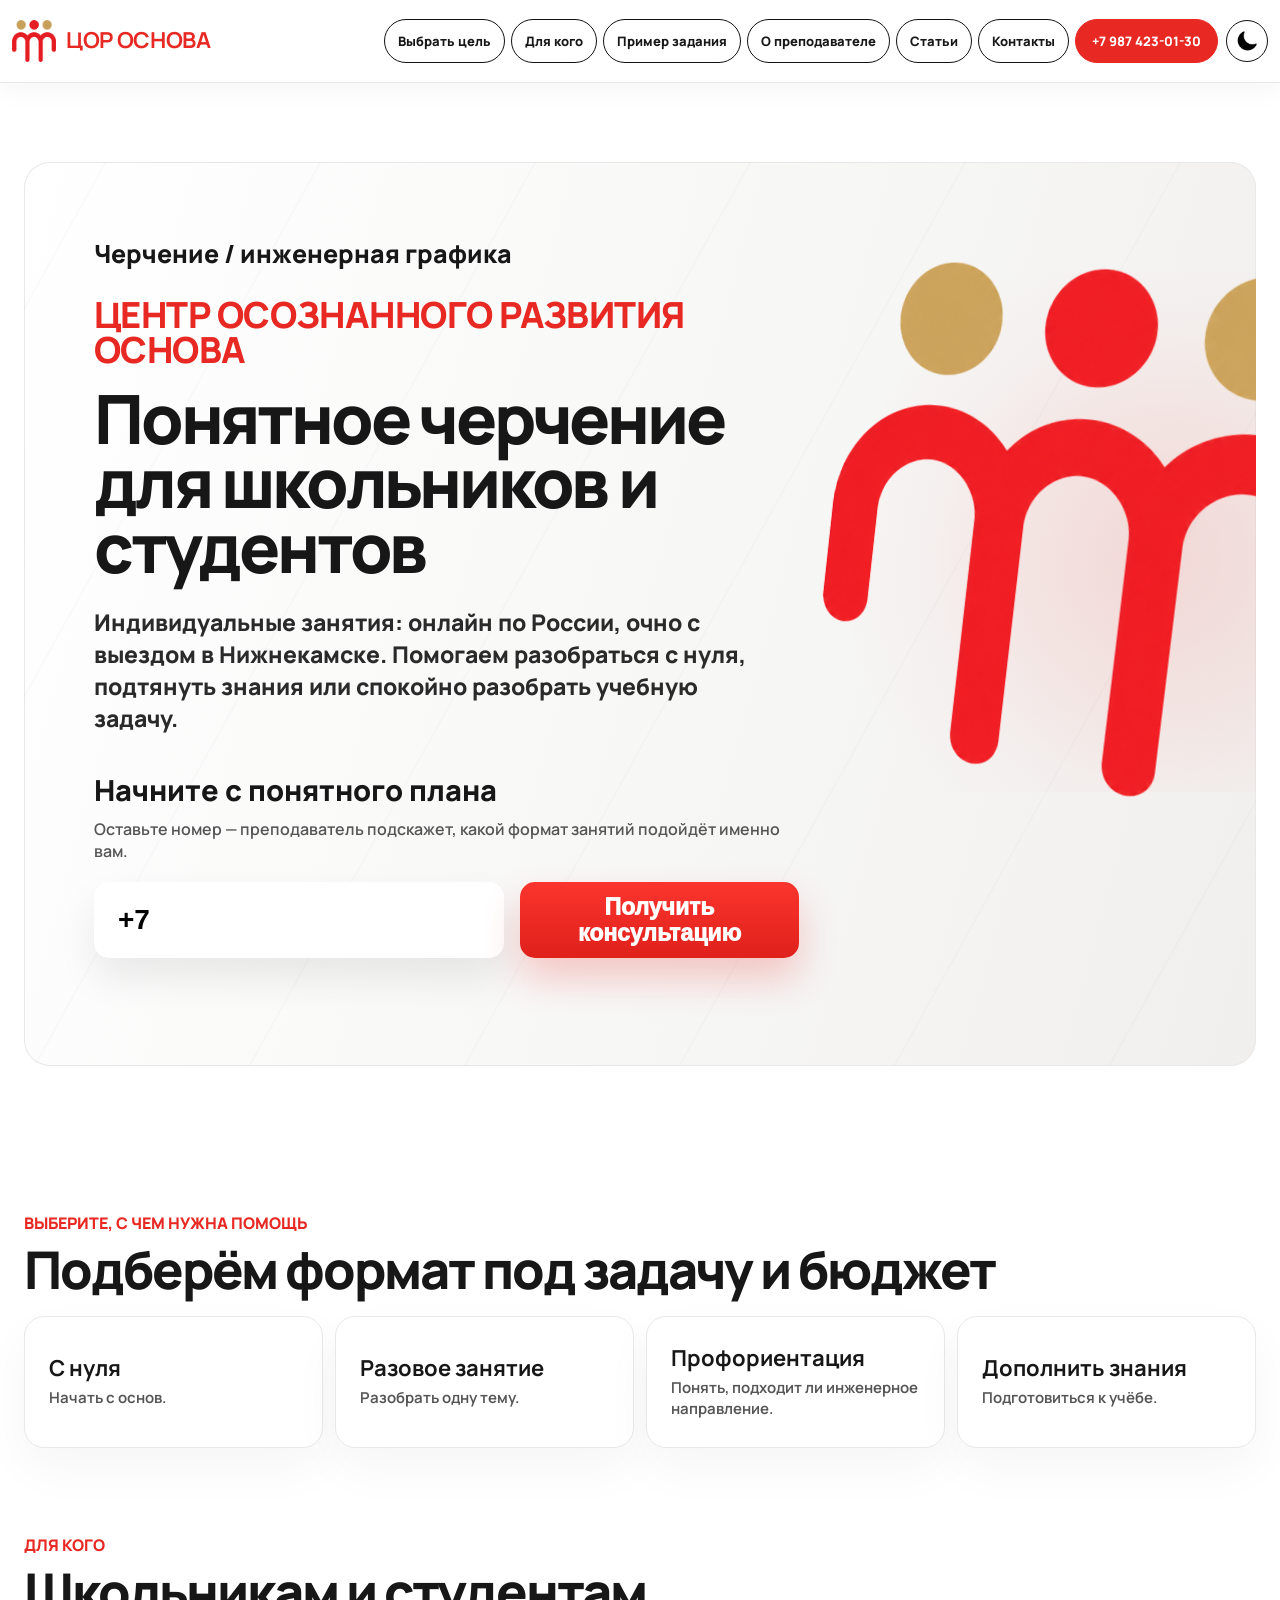
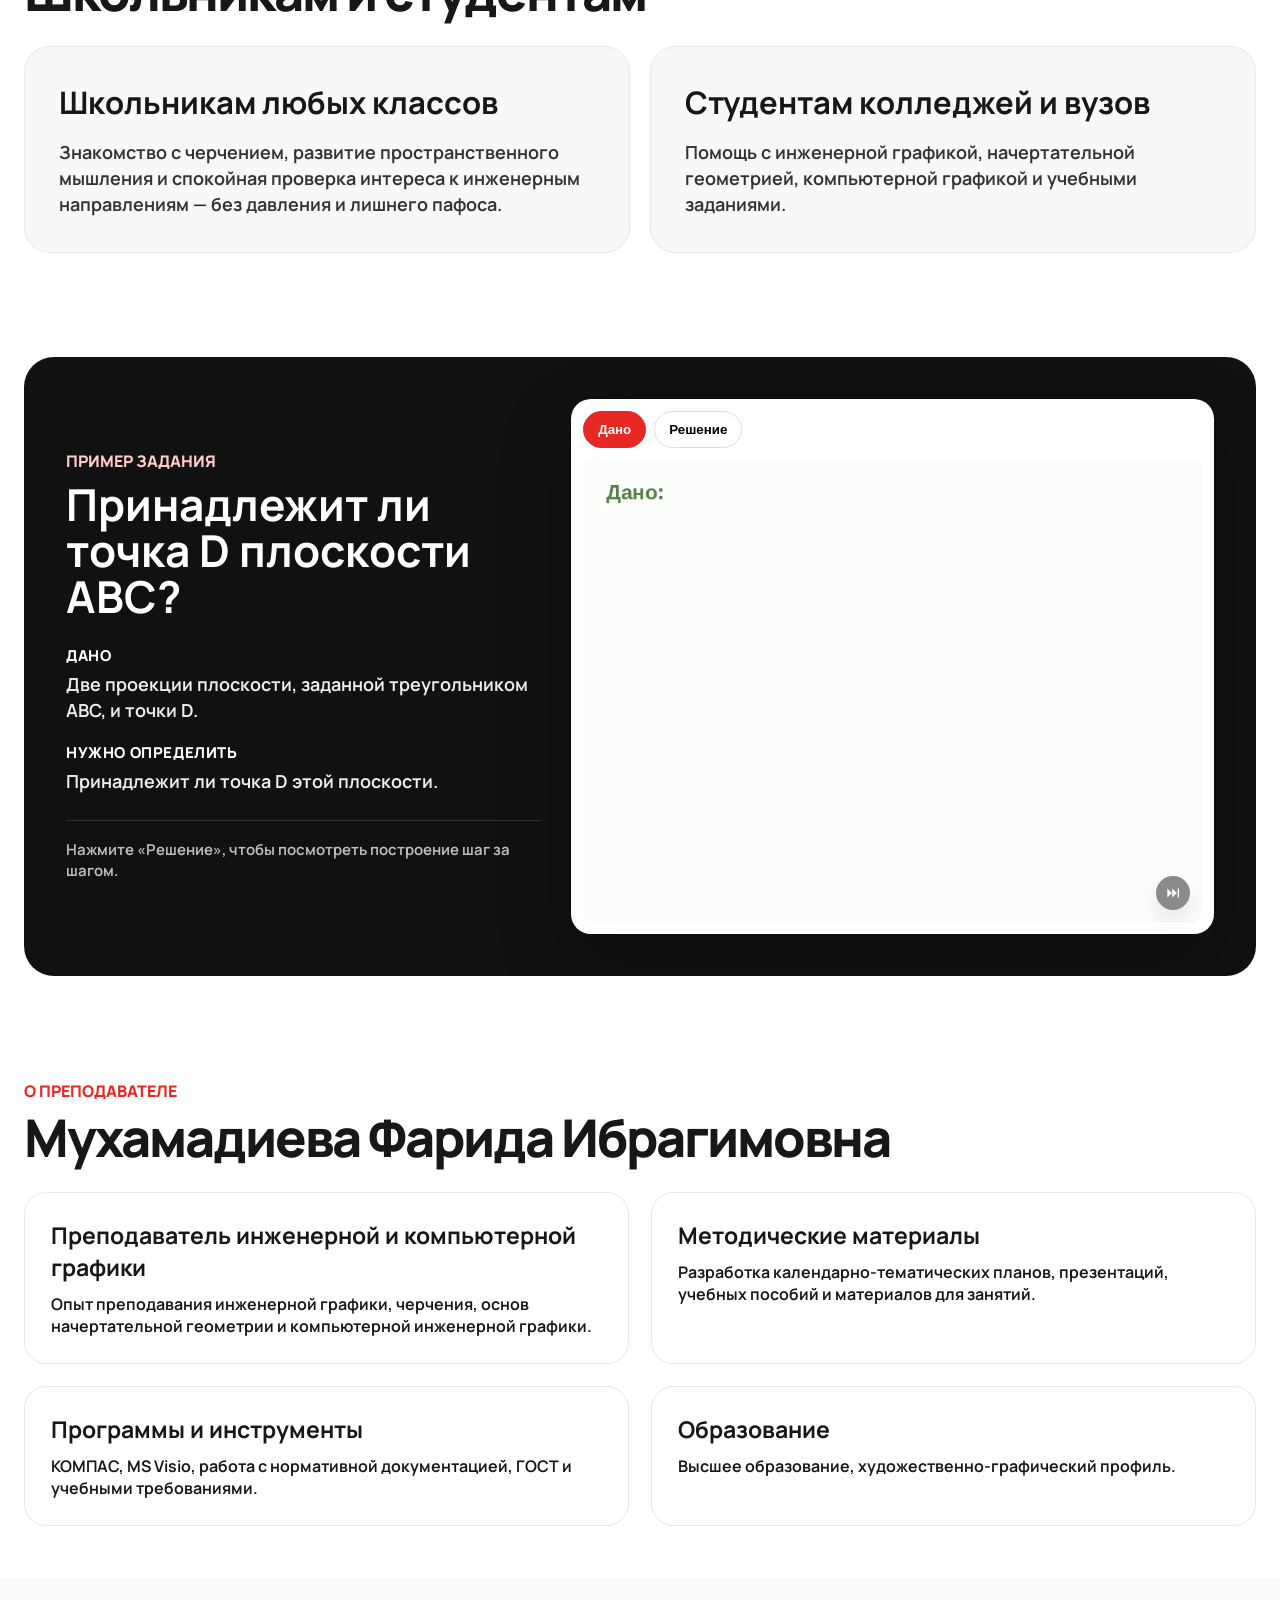
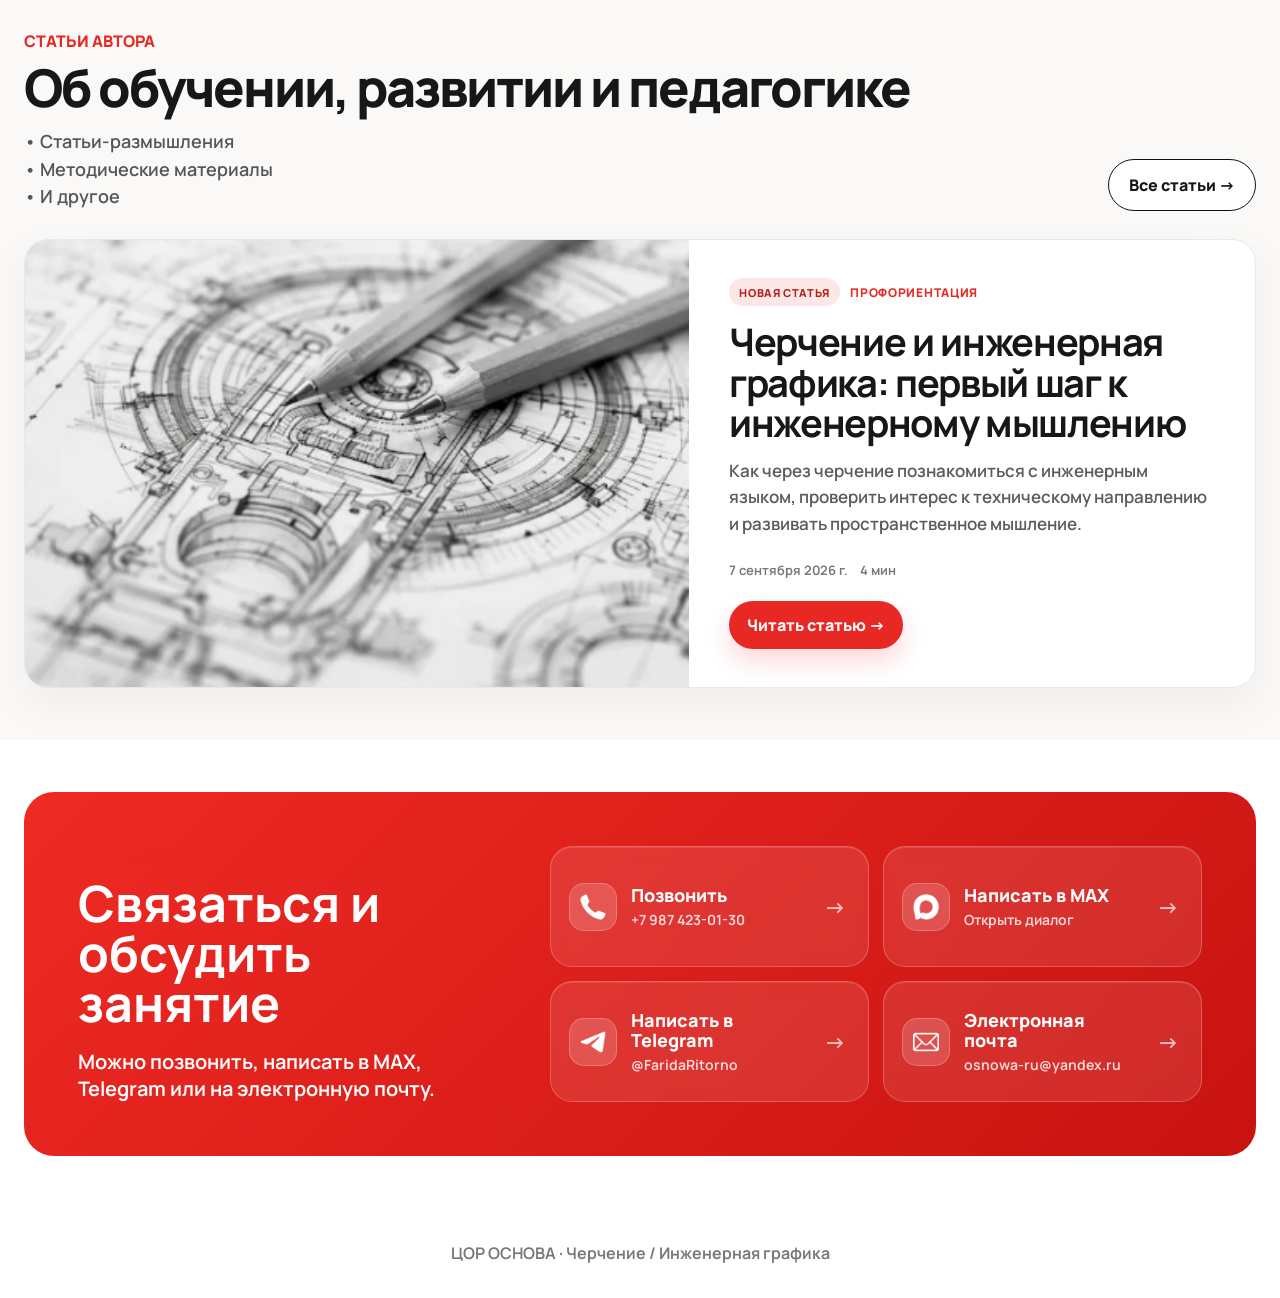
<file: index.html>
<!doctype html>
<html lang="ru">
<head>
  <meta charset="utf-8" />
  <meta name="viewport" content="width=device-width, initial-scale=1" />
  <title>ЦОР ОСНОВА — Черчение / Инженерная графика</title>
  <meta name="description" content="Индивидуальные занятия по черчению и инженерной графике для школьников и студентов: онлайн по России, очно с выездом в Нижнекамске." />
  <link rel="icon" href="favicon/favicon-32.png" type="image/png" sizes="32x32" />
  <link rel="apple-touch-icon" href="favicon/favicon-180.png" />
  <meta property="og:title" content="ЦОР ОСНОВА — Черчение / Инженерная графика" />
  <meta property="og:description" content="Индивидуальные занятия по черчению и инженерной графике для школьников и студентов." />
  <meta property="og:image" content="assets/og-image.png" />
  <script src="js/theme.js"></script>
  <link rel="stylesheet" href="css/style.css" />
  <link rel="stylesheet" href="css/responsive.css" />
  <link rel="stylesheet" href="css/animations.css" />
</head>
<body>
<div class="page">
<header class="topbar">
  <div class="wrap nav">
    <a class="brand" href="#top" aria-label="ЦОР ОСНОВА"><img src="assets/logo-symbol.png" alt=""><span>ЦОР ОСНОВА</span></a>
    <nav class="menu" id="mainMenu" aria-label="Навигация">
      <a class="pill" href="#goal">Выбрать цель</a><a class="pill" href="#for">Для кого</a><a class="pill" href="#task">Пример задания</a><a class="pill" href="#about">О преподавателе</a><a class="pill" href="#articles">Статьи</a><a class="pill" href="#contacts">Контакты</a><a class="pill phone" href="tel:+79874230130">+7 987 423-01-30</a>
    </nav>
    <button class="theme-toggle" id="themeToggle" type="button" aria-label="Включить тёмную тему" title="Тёмная тема"><img class="theme-icon" src="assets/icon-moon.png" alt="" aria-hidden="true"></button>
    <button class="menu-toggle" id="menuToggle" type="button" aria-label="Открыть меню" aria-expanded="false"><span></span><span></span><span></span></button>
  </div>
</header>
<main id="top">
  <section class="hero">
    <div class="wrap hero-card">
      <div class="hero-content">
        <div class="eyebrow">Черчение / инженерная графика</div>
        <div class="center-name">Центр осознанного развития ОСНОВА</div>
        <h1 class="h1">Понятное черчение для школьников и студентов</h1>
        <p class="lead">Индивидуальные занятия: онлайн по России, очно с выездом в Нижнекамске. Помогаем разобраться с нуля, подтянуть знания или спокойно разобрать учебную задачу.</p>
        <h2 class="form-title">Начните с понятного плана</h2>
        <p class="form-sub">Оставьте номер — преподаватель подскажет, какой формат занятий подойдёт именно вам.</p>
        <form class="lead-form" id="leadForm">
          <input class="phone-input" id="phoneInput" inputmode="tel" autocomplete="tel" enterkeyhint="send" value="+7" aria-label="Номер телефона" />
          <button class="submit" type="submit">Получить<br>консультацию</button>
        </form>
        <div class="status" id="status"></div>
      </div>
      <div class="hero-logo" aria-hidden="true"><img src="assets/logo-symbol.png" alt=""></div>
    </div>
  </section>

  <section id="goal" class="goal-section"><div class="wrap"><div class="section-kicker">Выберите, с чем нужна помощь</div><h2 class="section-title goal-title">Подберём формат под задачу и бюджет</h2><div class="choices goal-choices"><article class="choice"><h3>С нуля</h3><p>Начать с основ.</p></article><article class="choice"><h3>Разовое занятие</h3><p>Разобрать одну тему.</p></article><article class="choice"><h3>Профориентация</h3><p>Понять, подходит ли инженерное направление.</p></article><article class="choice"><h3>Дополнить знания</h3><p>Подготовиться к учёбе.</p></article></div></div></section>

  <section id="for"><div class="wrap"><div class="section-kicker">Для кого</div><h2 class="section-title">Школьникам и студентам</h2><div class="audience"><article class="big-card"><h3>Школьникам любых классов</h3><p>Знакомство с черчением, развитие пространственного мышления и спокойная проверка интереса к инженерным направлениям — без давления и лишнего пафоса.</p></article><article class="big-card"><h3>Студентам колледжей и вузов</h3><p>Помощь с инженерной графикой, начертательной геометрией, компьютерной графикой и учебными заданиями.</p></article></div></div></section>

  <section id="task"><div class="wrap task"><div class="task-copy"><div class="section-kicker">Пример задания</div><h2>Принадлежит ли точка D плоскости ABC?</h2><div class="task-brief"><div class="task-brief-item"><strong>Дано</strong><span>Две проекции плоскости, заданной треугольником ABC, и точки D.</span></div><div class="task-brief-item"><strong>Нужно определить</strong><span>Принадлежит ли точка D этой плоскости.</span></div></div><p class="task-hint">Нажмите «Решение», чтобы посмотреть построение шаг за шагом.</p></div><div class="slides"><div class="slide-tabs"><button class="tab active" data-slide="given">Дано</button><button class="tab" data-slide="solution">Решение</button></div><div class="task-media"><video id="taskVideo" src="assets/task-given.mp4" muted playsinline preload="auto" poster="assets/task-given.png" aria-label="Анимация условия задачи"></video><button class="task-skip" id="taskSkip" type="button" aria-label="Показать итоговый кадр" title="Показать итог"><svg class="task-skip-icon" viewBox="0 0 24 24" aria-hidden="true" focusable="false"><path d="M3.5 5.25 10.5 12l-7 6.75V5.25Zm7.25 0L17.75 12l-7 6.75V5.25ZM19 5.25h2v13.5h-2V5.25Z" fill="currentColor"/></svg></button></div></div></div></section>

  <section id="about"><div class="wrap"><div class="section-kicker">О преподавателе</div><h2 class="section-title">Мухамадиева Фарида Ибрагимовна</h2><div class="portfolio"><article class="fact"><b>Преподаватель инженерной и компьютерной графики</b>Опыт преподавания инженерной графики, черчения, основ начертательной геометрии и компьютерной инженерной графики.</article><article class="fact"><b>Методические материалы</b>Разработка календарно-тематических планов, презентаций, учебных пособий и материалов для занятий.</article><article class="fact"><b>Программы и инструменты</b>КОМПАС, MS Visio, работа с нормативной документацией, ГОСТ и учебными требованиями.</article><article class="fact"><b>Образование</b>Высшее образование, художественно-графический профиль.</article></div></div></section>


  <section id="articles" class="articles-home"><div class="wrap"><div class="articles-head"><div><div class="section-kicker">Статьи автора</div><h2 class="section-title">Об обучении, развитии и педагогике</h2><p class="articles-intro">• Статьи-размышления<br>• Методические материалы<br>• И другое</p></div><a class="articles-all" href="articles.html">Все статьи →</a></div><div class="article-grid" id="homeArticles"><article class="article-card article-loading"><div class="article-cover"></div><div class="article-body"><span class="article-category">Загрузка</span><h3>Загружаем статьи…</h3></div></article></div></div></section>

  

  <section id="contacts"><div class="wrap contact"><div><div class="section-kicker">Контакты</div><h2>Связаться и обсудить занятие</h2><p>Можно позвонить, написать в MAX, Telegram или на электронную почту.</p></div><div class="contact-grid">
  <a class="contact-btn contact-phone" href="tel:+79874230130">
    <span class="contact-icon" aria-hidden="true"><img src="assets/img/Tel_logo.png" alt=""></span>
    <span class="contact-copy"><strong>Позвонить</strong><small>+7 987 423-01-30</small></span>
    <span class="contact-arrow" aria-hidden="true">→</span>
  </a>
  <a class="contact-btn contact-max" id="maxLink" href="https://web.max.ru/34837945" target="_blank" rel="noopener">
    <span class="contact-icon" aria-hidden="true"><img src="assets/img/Max_logo.png" alt=""></span>
    <span class="contact-copy"><strong>Написать в MAX</strong><small>Открыть диалог</small></span>
    <span class="contact-arrow" aria-hidden="true">→</span>
  </a>
  <a class="contact-btn contact-telegram" href="https://t.me/FaridaRitorno" target="_blank" rel="noopener">
    <span class="contact-icon" aria-hidden="true"><img src="assets/img/Telegram_logo.png" alt=""></span>
    <span class="contact-copy"><strong>Написать в Telegram</strong><small>@FaridaRitorno</small></span>
    <span class="contact-arrow" aria-hidden="true">→</span>
  </a>
  <a class="contact-btn contact-mail" href="mailto:osnowa-ru@yandex.ru">
    <span class="contact-icon" aria-hidden="true"><img src="assets/img/Email_logo.png" alt=""></span>
    <span class="contact-copy"><strong>Электронная почта</strong><small>osnowa-ru@yandex.ru</small></span>
    <span class="contact-arrow" aria-hidden="true">→</span>
  </a>
</div></div></section>
</main><a class="mobile-cta" href="#top" id="mobileCta">Получить консультацию</a><footer class="footer">ЦОР ОСНОВА · Черчение / Инженерная графика</footer></div>
<div class="modal" id="setupModal"><div class="modal-card"><h3>Заявка готова, но Telegram ещё не подключён</h3><p>Чтобы номер реально приходил Фариде в Telegram, нужно вставить адрес Cloudflare Worker в строку <code>LEAD_ENDPOINT</code> в файле сайта.</p><p>Пока можно связаться через кнопки в блоке контактов.</p><button id="closeModal">Понятно</button></div></div>
<script src="js/header.js"></script>
<script src="js/articles-config.js"></script>
<script src="js/articles.js"></script>
<script src="js/app.js"></script>
</body>
</html>
</file>
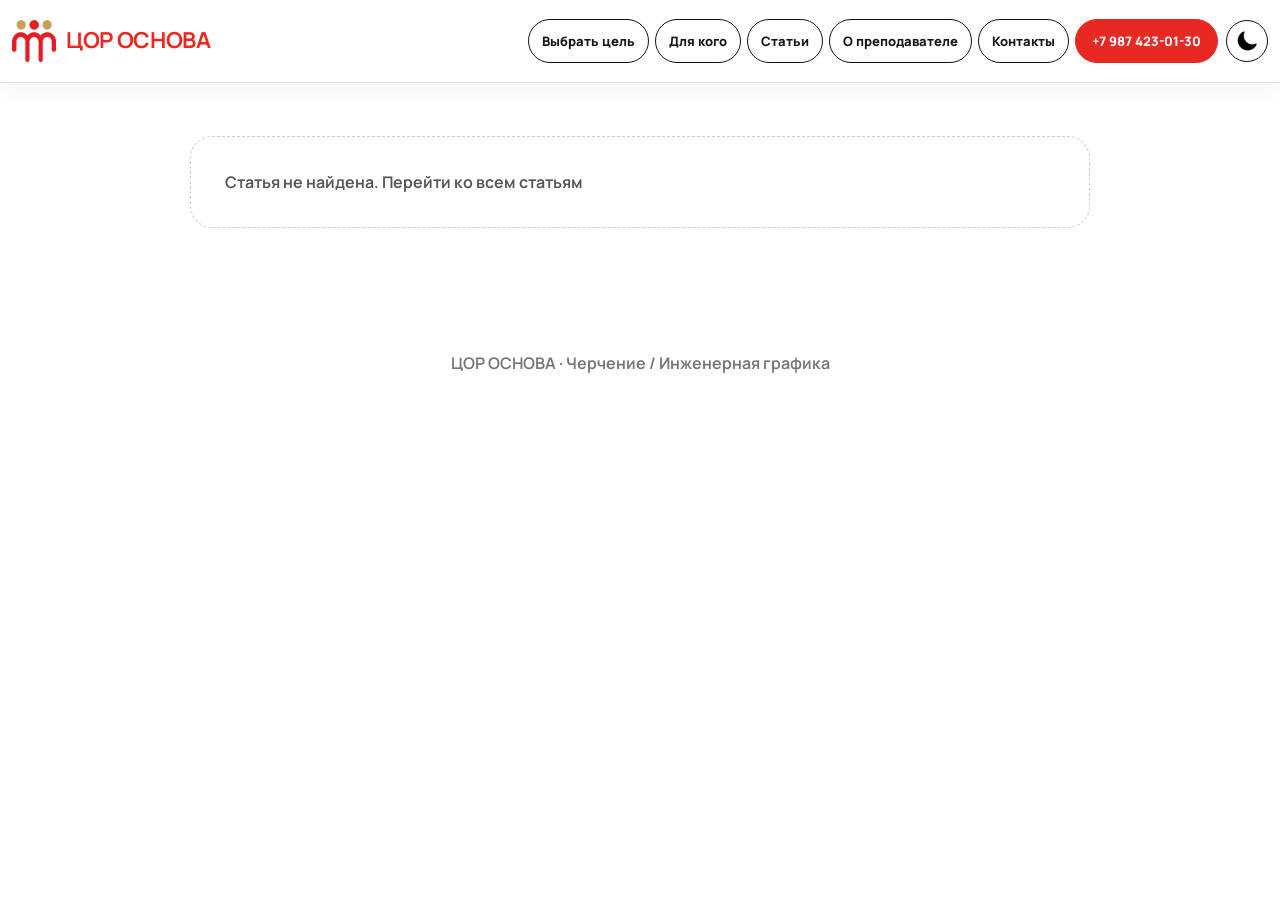
<file: article.html>
<!doctype html><html lang="ru"><head><meta charset="utf-8"><meta name="viewport" content="width=device-width,initial-scale=1"><link rel="icon" href="favicon/favicon-32.png" type="image/png" sizes="32x32"><link rel="apple-touch-icon" href="favicon/favicon-180.png"><script src="js/theme.js"></script><link rel="stylesheet" href="css/style.css"><link rel="stylesheet" href="css/responsive.css"><link rel="stylesheet" href="css/animations.css"><title>Статья — ЦОР ОСНОВА</title><meta name="description" content="Авторская статья Фариды Мухамадиевой."></head><body><header class="topbar"><div class="wrap nav"><a class="brand" href="index.html" aria-label="ЦОР ОСНОВА"><img src="assets/logo-symbol.png" alt=""><span>ЦОР ОСНОВА</span></a><nav class="menu" id="mainMenu" aria-label="Навигация"><a class="pill" href="index.html#goal">Выбрать цель</a><a class="pill" href="index.html#for">Для кого</a><a class="pill" href="articles.html">Статьи</a><a class="pill" href="index.html#about">О преподавателе</a><a class="pill" href="index.html#contacts">Контакты</a><a class="pill phone" href="tel:+79874230130">+7 987 423-01-30</a></nav><button class="theme-toggle" id="themeToggle" type="button" aria-label="Включить тёмную тему" title="Тёмная тема"><img class="theme-icon" src="assets/icon-moon.png" alt="" aria-hidden="true"></button><button class="menu-toggle" id="menuToggle" type="button" aria-label="Открыть меню" aria-expanded="false"><span></span><span></span><span></span></button></div></header><style>.article-nav-top{max-width:820px;margin:20px auto 12px;font-size:15px;font-weight:500;color:#444}.article-nav-link{color:#444;text-decoration:none}.article-nav-link:hover{color:#e53935;text-decoration:underline}.article-nav-sep{margin:0 10px;color:#999}</style><main class="article-page"><article class="wrap article-shell" id="articleRoot"><div class="empty-state">Загружаем статью…</div></article></main><footer class="footer">ЦОР ОСНОВА · Черчение / Инженерная графика</footer><script src="js/header.js"></script><script src="js/articles-config.js"></script><script src="js/articles.js"></script></body></html>
</file>
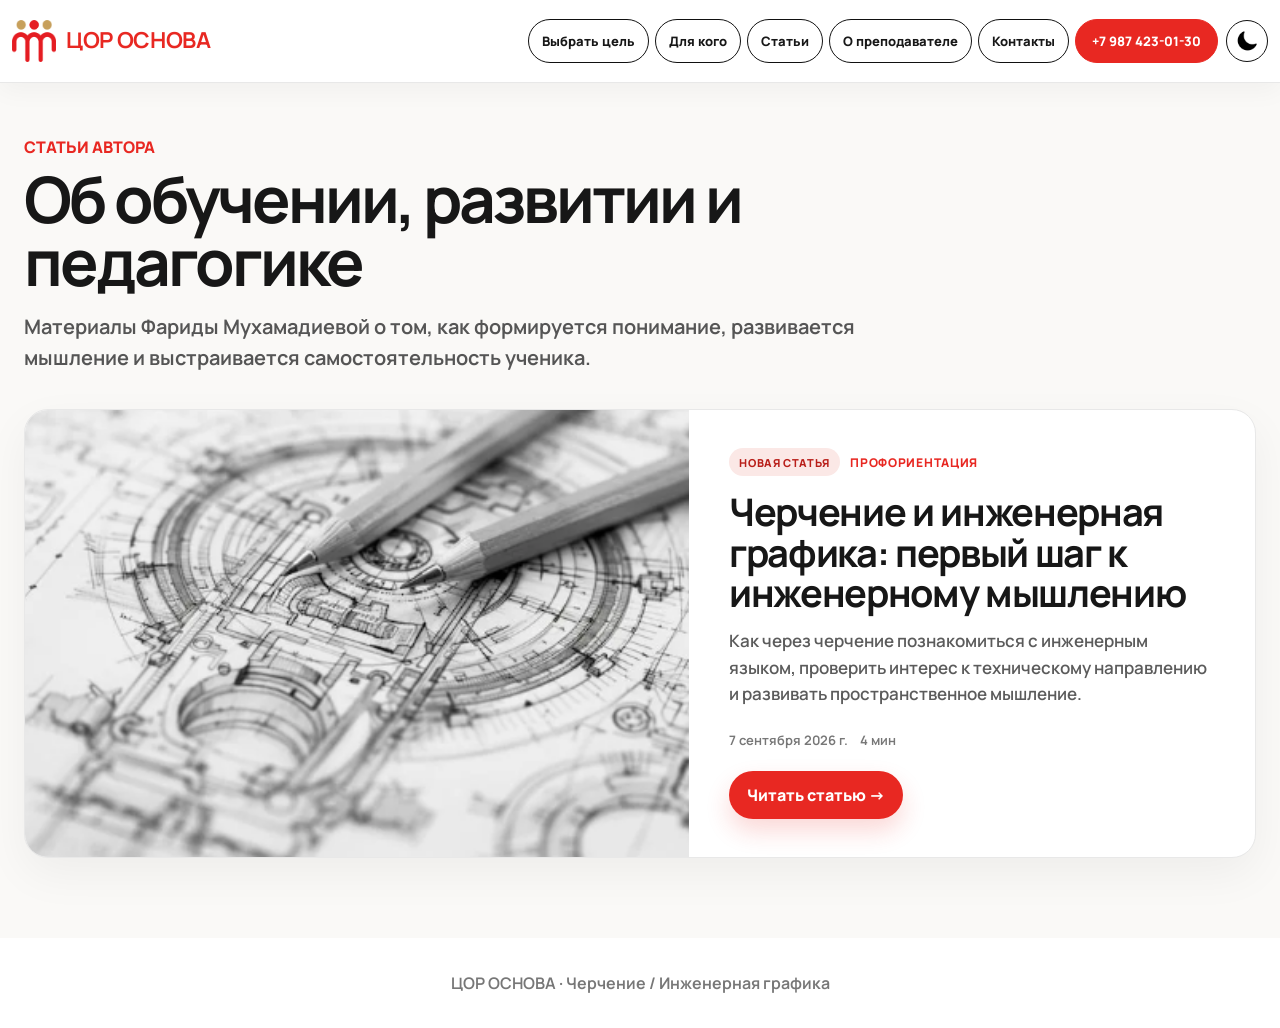
<file: articles.html>
<!doctype html><html lang="ru"><head><meta charset="utf-8"><meta name="viewport" content="width=device-width,initial-scale=1"><link rel="icon" href="favicon/favicon-32.png" type="image/png" sizes="32x32"><link rel="apple-touch-icon" href="favicon/favicon-180.png"><script src="js/theme.js"></script><link rel="stylesheet" href="css/style.css"><link rel="stylesheet" href="css/responsive.css"><link rel="stylesheet" href="css/animations.css"><title>Статьи автора — ЦОР ОСНОВА</title><meta name="description" content="Авторские статьи Фариды Мухамадиевой об обучении, развитии и педагогике."></head><body><header class="topbar"><div class="wrap nav"><a class="brand" href="index.html" aria-label="ЦОР ОСНОВА"><img src="assets/logo-symbol.png" alt=""><span>ЦОР ОСНОВА</span></a><nav class="menu" id="mainMenu" aria-label="Навигация"><a class="pill" href="index.html#goal">Выбрать цель</a><a class="pill" href="index.html#for">Для кого</a><a class="pill" href="articles.html">Статьи</a><a class="pill" href="index.html#about">О преподавателе</a><a class="pill" href="index.html#contacts">Контакты</a><a class="pill phone" href="tel:+79874230130">+7 987 423-01-30</a></nav><button class="theme-toggle" id="themeToggle" type="button" aria-label="Включить тёмную тему" title="Тёмная тема"><img class="theme-icon" src="assets/icon-moon.png" alt="" aria-hidden="true"></button><button class="menu-toggle" id="menuToggle" type="button" aria-label="Открыть меню" aria-expanded="false"><span></span><span></span><span></span></button></div></header><style>.article-nav-top{max-width:820px;margin:20px auto 12px;font-size:15px;font-weight:500;color:#444}.article-nav-link{color:#444;text-decoration:none}.article-nav-link:hover{color:#e53935;text-decoration:underline}.article-nav-sep{margin:0 10px;color:#999}</style><main class="articles-page"><div class="wrap"><div class="articles-hero"><div class="section-kicker">Статьи автора</div><h1>Об обучении, развитии и педагогике</h1><p>Материалы Фариды Мухамадиевой о том, как формируется понимание, развивается мышление и выстраивается самостоятельность ученика.</p></div><div class="article-grid" id="articlesList"><div class="empty-state">Загружаем статьи…</div></div></div></main><footer class="footer">ЦОР ОСНОВА · Черчение / Инженерная графика</footer><script src="js/header.js"></script><script src="js/articles-config.js"></script><script src="js/articles.js"></script></body></html>
</file>
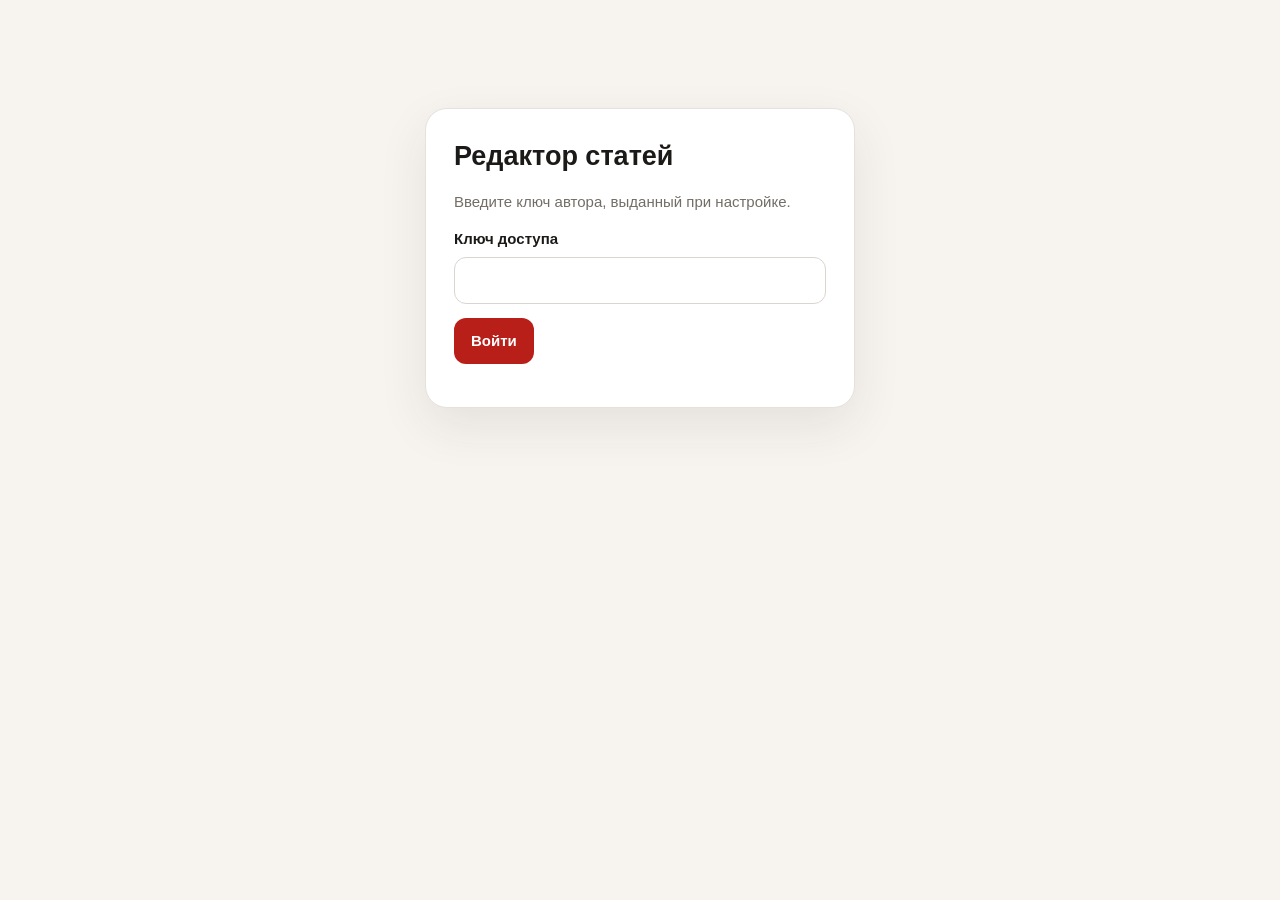
<file: cms/Admin.html>
<!doctype html>
<html lang="ru"><head><base target="_top"><meta charset="utf-8"><meta name="viewport" content="width=device-width,initial-scale=1"><style>
:root{--red:#b91f19;--ink:#1c1a18;--muted:#736d67;--line:#e7e1db;--bg:#f7f4f0}*{box-sizing:border-box}body{margin:0;font:15px/1.45 Arial,sans-serif;background:var(--bg);color:var(--ink)}button,input,textarea,select{font:inherit}.login{max-width:430px;margin:12vh auto;background:#fff;border:1px solid var(--line);border-radius:22px;padding:28px;box-shadow:0 18px 50px rgba(40,30,24,.09)}h1{margin:0 0 8px;font-size:27px}.muted{color:var(--muted)}.field{display:grid;gap:7px;margin:14px 0}.field label{font-weight:700}.field input,.field textarea,.field select{width:100%;border:1px solid #dcd5ce;border-radius:12px;padding:12px;background:#fff}.field textarea{min-height:110px;resize:vertical}.btn{border:0;border-radius:12px;padding:12px 17px;font-weight:800;cursor:pointer}.btn-primary{background:var(--red);color:#fff}.btn-soft{background:#eee8e2}.app{display:none}.top{position:sticky;top:0;z-index:5;display:flex;align-items:center;justify-content:space-between;gap:15px;padding:13px 22px;background:rgba(255,255,255,.96);border-bottom:1px solid var(--line)}.top strong{font-size:18px}.layout{display:grid;grid-template-columns:300px 1fr;min-height:calc(100vh - 64px)}.side{border-right:1px solid var(--line);background:#fff;padding:18px}.side-actions{display:flex;gap:8px;margin-bottom:14px}.list{display:grid;gap:8px}.item{padding:12px;border:1px solid var(--line);border-radius:13px;cursor:pointer}.item:hover,.item.active{border-color:#c94a44;background:#fff8f7}.item b{display:block}.item small{color:var(--muted)}.editor{padding:24px;max-width:1000px}.grid2{display:grid;grid-template-columns:1fr 1fr;gap:14px}.toolbar{display:flex;flex-wrap:wrap;gap:7px;margin-bottom:7px}.toolbar button{border:1px solid var(--line);background:#fff;border-radius:8px;padding:7px 9px;cursor:pointer}.content{min-height:330px;background:#fff;border:1px solid #dcd5ce;border-radius:12px;padding:16px;outline:none}.uploads{display:grid;grid-template-columns:1fr 1fr;gap:14px}.uploadbox{background:#fff;border:1px dashed #cfc5bc;border-radius:14px;padding:15px}.media-list{display:grid;gap:8px;margin-top:10px}.media-row{display:grid;grid-template-columns:1fr auto;gap:8px;align-items:center;padding:8px 10px;background:#f7f4f0;border-radius:10px}.media-row button{border:0;background:transparent;color:#b91f19;cursor:pointer}.savebar{position:sticky;bottom:0;display:flex;justify-content:flex-end;gap:10px;padding:14px 0;background:linear-gradient(transparent,var(--bg) 30%)}.status{margin-right:auto;color:var(--muted)}@media(max-width:800px){.layout{grid-template-columns:1fr}.side{border-right:0;border-bottom:1px solid var(--line)}.grid2,.uploads{grid-template-columns:1fr}.editor{padding:16px}.top{padding:11px 14px}}
</style></head><body>
<div class="login" id="login"><h1>Редактор статей</h1><p class="muted">Введите ключ автора, выданный при настройке.</p><div class="field"><label>Ключ доступа</label><input id="key" type="password" autocomplete="current-password"></div><button class="btn btn-primary" onclick="login()">Войти</button><p id="loginStatus" class="muted"></p></div>
<div class="app" id="app"><header class="top"><strong>ЦОР ОСНОВА · Статьи</strong><span><a id="sheetLink" target="_blank">Таблица</a> · <a id="folderLink" target="_blank">Медиа</a></span></header><div class="layout"><aside class="side"><div class="side-actions"><button class="btn btn-primary" onclick="newArticle()">+ Новая</button><button class="btn btn-soft" onclick="loadList()">Обновить</button></div><div class="list" id="list"></div></aside><main class="editor"><div class="grid2"><div class="field"><label>Заголовок</label><input id="title" oninput="autoSlug()"></div><div class="field"><label>Адрес статьи (slug)</label><input id="slug"></div><div class="field"><label>Категория</label><input id="category" value="Обучение"></div><div class="field"><label>Статус</label><select id="status"><option>Черновик</option><option>Опубликовано</option></select></div><div class="field"><label>Дата</label><input id="date" type="date"></div><div class="field"><label>Время чтения</label><input id="readTime" placeholder="Рассчитается автоматически"></div></div><div class="field"><label>Краткое описание для карточки</label><textarea id="excerpt"></textarea></div><div class="field"><label>Текст статьи</label><div class="toolbar"><button onclick="cmd('bold')"><b>Ж</b></button><button onclick="cmd('italic')"><i>К</i></button><button onclick="block('h2')">Заголовок</button><button onclick="block('p')">Абзац</button><button onclick="cmd('insertUnorderedList')">Список</button><button onclick="addLink()">Ссылка</button><button onclick="cmd('removeFormat')">Очистить</button></div><div id="content" class="content" contenteditable="true"></div></div><div class="uploads"><div class="uploadbox"><b>Обложка</b><p class="muted">JPG, PNG или WebP.</p><input type="file" accept="image/*" onchange="uploadCover(this)"><div id="coverInfo" class="media-list"></div></div><div class="uploadbox"><b>Фотографии и файлы</b><p class="muted">Можно добавлять фото, PDF, презентации PPT/PPTX и другие материалы.</p><input type="file" multiple onchange="uploadFiles(this)"><div id="mediaList" class="media-list"></div></div></div><div class="savebar"><span class="status" id="statusText"></span><button class="btn btn-soft" onclick="removeArticle()">Удалить</button><button class="btn btn-primary" onclick="save()">Сохранить</button></div></main></div></div>
<script>
let KEY='',current={id:'',gallery:[],attachments:[],image:''},articles=[];
const $=id=>document.getElementById(id); const val=id=>$(id).value.trim();
function login(){KEY=$('key').value.trim();$('loginStatus').textContent='Проверяем…';google.script.run.withSuccessHandler(ok=>{if(!ok){$('loginStatus').textContent='Неверный ключ';return}$('login').style.display='none';$('app').style.display='block';google.script.run.withSuccessHandler(info=>{$('sheetLink').href=info.sheetUrl;$('folderLink').href=info.folderUrl}).getCmsInfo(KEY);loadList();newArticle()}).checkKey(KEY)}
function loadList(){google.script.run.withSuccessHandler(rows=>{articles=rows||[];$('list').innerHTML=articles.map(a=>`<div class="item" onclick="edit('${a.id}')"><b>${e(a.title||'Без названия')}</b><small>${e(a.status)} · ${e(a.date)}</small></div>`).join('')||'<p class="muted">Статей пока нет.</p>'}).withFailureHandler(showErr).listAdminArticles(KEY)}
function newArticle(){current={id:'',gallery:[],attachments:[],image:''};['title','slug','excerpt','readTime'].forEach(x=>$(x).value='');$('category').value='Обучение';$('status').value='Черновик';$('date').value=new Date().toISOString().slice(0,10);$('content').innerHTML='';renderMedia();}
function edit(id){const a=articles.find(x=>x.id===id);if(!a)return;current={...a,gallery:json(a.gallery),attachments:json(a.attachments)};['title','slug','category','status','date','excerpt','readTime'].forEach(x=>$(x).value=a[x]||'');$('content').innerHTML=a.content||'';renderMedia()}
function save(){const data={...current,title:val('title'),slug:val('slug'),category:val('category'),status:val('status'),date:val('date'),excerpt:val('excerpt'),readTime:val('readTime'),content:$('content').innerHTML,image:current.image||'',gallery:JSON.stringify(current.gallery||[]),attachments:JSON.stringify(current.attachments||[])};if(!data.title){show('Введите заголовок');return}show('Сохраняем…');google.script.run.withSuccessHandler(r=>{current.id=r.id;show('Сохранено');loadList()}).withFailureHandler(showErr).saveArticle(KEY,data)}
function removeArticle(){if(!current.id||!confirm('Удалить статью?'))return;google.script.run.withSuccessHandler(()=>{newArticle();loadList();show('Удалено')}).withFailureHandler(showErr).deleteArticle(KEY,current.id)}
function uploadCover(input){const f=input.files[0];if(!f)return;uploadOne(f,res=>{current.image=res.url;renderMedia()});input.value=''}
function uploadFiles(input){[...input.files].forEach(f=>uploadOne(f,res=>{const item={name:res.name,type:res.type,url:res.url,description:''};if(String(res.type).startsWith('image/'))current.gallery.push(item);else current.attachments.push(item);renderMedia()}));input.value=''}
function uploadOne(file,done){show('Загружаем '+file.name+'…');const r=new FileReader();r.onload=()=>google.script.run.withSuccessHandler(res=>{show('Файл загружен');done(res)}).withFailureHandler(showErr).uploadMedia(KEY,{name:file.name,type:file.type,base64:String(r.result).split(',')[1]});r.readAsDataURL(file)}
function renderMedia(){$('coverInfo').innerHTML=current.image?`<div class="media-row"><span>Обложка загружена</span><button onclick="current.image='';renderMedia()">Удалить</button></div>`:'';const g=(current.gallery||[]).map((x,i)=>`<div class="media-row"><span>Фото: ${e(x.name)}</span><button onclick="current.gallery.splice(${i},1);renderMedia()">Удалить</button></div>`);const a=(current.attachments||[]).map((x,i)=>`<div class="media-row"><span>Файл: ${e(x.name)}</span><button onclick="current.attachments.splice(${i},1);renderMedia()">Удалить</button></div>`);$('mediaList').innerHTML=[...g,...a].join('')}
function cmd(c){document.execCommand(c,false,null);$('content').focus()}function block(tag){document.execCommand('formatBlock',false,tag);$('content').focus()}function addLink(){const u=prompt('Ссылка:');if(u)document.execCommand('createLink',false,u)}
function autoSlug(){if(current.id||$('slug').dataset.touched)return;$('slug').value=translit(val('title'))}$('slug').addEventListener('input',()=>$('slug').dataset.touched='1');
function translit(s){const m={'а':'a','б':'b','в':'v','г':'g','д':'d','е':'e','ё':'e','ж':'zh','з':'z','и':'i','й':'y','к':'k','л':'l','м':'m','н':'n','о':'o','п':'p','р':'r','с':'s','т':'t','у':'u','ф':'f','х':'h','ц':'c','ч':'ch','ш':'sh','щ':'sch','ъ':'','ы':'y','ь':'','э':'e','ю':'yu','я':'ya'};return s.toLowerCase().split('').map(c=>m[c]??c).join('').replace(/[^a-z0-9]+/g,'-').replace(/^-|-$/g,'')}
function json(v){try{return JSON.parse(v||'[]')}catch{return[]}}function e(v){return String(v||'').replace(/[&<>"']/g,c=>({'&':'&amp;','<':'&lt;','>':'&gt;','"':'&quot;',"'":'&#39;'}[c]))}function show(t){$('statusText').textContent=t}function showErr(err){show('Ошибка: '+(err.message||err))}
</script></body></html>
</file>
<file: css/style.css>
@import url('https://fonts.googleapis.com/css2?family=Manrope:wght@500;600;700;800;900&display=swap');

    :root{--red:#e82822;--red2:#c91713;--black:#171717;--muted:#5e5e5e;--gold:#caa059;--line:#e8e8e8;--bg:#f7f7f6;--card:#fff;--radius:30px;--shadow:0 24px 70px rgba(15,15,15,.09);}
    *{box-sizing:border-box} html{scroll-behavior:smooth} body{margin:0;padding-top:82px;background:#fff;color:var(--black);font-family:Manrope,Inter,Arial,sans-serif;font-weight:650} a{text-decoration:none;color:inherit} img{max-width:100%;display:block;-webkit-user-drag:none;user-select:none} .page{overflow:hidden}.wrap{width:min(1280px,calc(100% - 48px));margin:auto}.topbar{position:fixed;top:0;left:0;right:0;width:100%;z-index:9999;background:rgba(255,255,255,.94);backdrop-filter:blur(16px);-webkit-backdrop-filter:blur(16px);border-bottom:1px solid var(--line);box-shadow:0 8px 24px rgba(0,0,0,.04)}.nav{height:82px;display:flex;align-items:center;gap:14px;flex-wrap:nowrap}.brand{display:flex;align-items:center;gap:13px;min-width:272px;margin-right:46px;white-space:nowrap;flex:0 0 auto}.brand img{width:48px;height:48px;object-fit:contain}.brand span{display:inline-block;font-size:25px;line-height:.98;color:var(--red);font-weight:700;letter-spacing:-.25px;text-transform:uppercase;font-family:'Arial Rounded MT Bold','Trebuchet MS',Manrope,Arial,sans-serif;transform:scaleX(1.055);transform-origin:left center}.menu{margin-left:auto;display:flex;align-items:center;gap:8px;flex-wrap:nowrap;min-width:0}.pill{height:46px;padding:0 17px;border:1.8px solid #111;border-radius:999px;display:inline-flex;align-items:center;justify-content:center;font-size:14px;font-weight:900;background:#fff;transition:.2s;white-space:nowrap;flex:0 0 auto}.pill:hover{transform:translateY(-2px);box-shadow:0 10px 25px rgba(0,0,0,.08)}.pill.phone{background:var(--red);border-color:var(--red);color:#fff;padding-inline:21px}.hero{margin-top:28px;margin-bottom:54px}.hero-card{position:relative;min-height:655px;border-radius:26px;background:linear-gradient(105deg,#fff 0%,#f6f6f5 62%,#f1efed 100%);box-shadow:inset 0 0 0 1px #e8e8e8;overflow:hidden;padding:74px 70px}.hero-card:before{content:"";position:absolute;inset:-20%;background:repeating-linear-gradient(119deg,transparent 0 185px,rgba(0,0,0,.055) 186px,transparent 188px);opacity:.38;z-index:0}.hero-card:after{content:"";position:absolute;right:-210px;top:110px;width:620px;height:520px;background:radial-gradient(circle at 50% 55%,rgba(232,40,34,.13) 0%,rgba(232,40,34,.07) 34%,rgba(232,40,34,.025) 55%,rgba(232,40,34,0) 76%);z-index:0;pointer-events:none}.hero-content{position:relative;z-index:2;max-width:705px}.eyebrow{font-size:25px;font-weight:950;margin-bottom:26px}.center-name{color:var(--red);font-size:36px;line-height:.98;font-weight:800;text-transform:uppercase;letter-spacing:-.55px;margin-bottom:18px;max-width:760px;font-family:'Arial Rounded MT Bold','Trebuchet MS',Manrope,Arial,sans-serif}.h1{font-size:68px;line-height:.95;letter-spacing:-3.2px;margin:0 0 28px;font-weight:950}.lead{max-width:680px;font-size:23px;line-height:1.38;margin:0 0 36px;color:#2a2a2a;font-weight:790}.lead b{color:#2a2a2a;font-weight:790}.form-title{font-size:29px;margin:0 0 8px;font-weight:950}.form-sub{margin:0 0 20px;color:#555;font-weight:600;font-size:16px}.lead-form{display:flex;gap:16px;align-items:stretch;max-width:755px}.phone-input{height:76px;flex:1;border:0;border-radius:15px;background:#fff;box-shadow:0 20px 38px rgba(0,0,0,.08);padding:0 24px;font-size:28px;font-weight:900;outline:none}.submit{height:76px;width:330px;border:0;border-radius:15px;background:linear-gradient(180deg,#fb352e,#df201b);color:#fff;font-size:23px;line-height:1.15;font-weight:950;cursor:pointer;box-shadow:0 20px 38px rgba(232,40,34,.24);transition:.2s}.submit:hover{transform:translateY(-2px)}.status{margin-top:12px;min-height:22px;color:#b80e09;font-size:15px;font-weight:800}.hero-logo{position:absolute;z-index:1;right:-92px;top:92px;width:545px;height:545px;transform:perspective(900px) rotateY(-16deg) rotateZ(7deg) translateZ(0);filter:none;opacity:.98;transform-style:preserve-3d}.hero-logo:before,.hero-logo:after{display:none}.hero-logo img{position:relative;z-index:2;width:100%;height:100%;object-fit:contain;filter:contrast(1.04) saturate(1.04);transform:translateZ(18px) scale(1.01);backface-visibility:hidden}section{padding:52px 0}.section-title{font-size:52px;line-height:1;letter-spacing:-2px;margin:0 0 28px;font-weight:950}.section-kicker{color:var(--red);font-weight:950;text-transform:uppercase;margin-bottom:10px}.choices{display:grid;grid-template-columns:repeat(4,1fr);gap:16px}.choice{min-height:185px;border:1px solid var(--line);border-radius:24px;background:#fff;padding:26px;box-shadow:0 20px 50px rgba(0,0,0,.04);transition:.2s}.choice:hover{transform:translateY(-6px);box-shadow:var(--shadow);border-color:#ffd3d0}.choice h3{font-size:25px;margin:0 0 12px}.choice p{margin:0;color:#555;line-height:1.35;font-weight:650}.audience{display:grid;grid-template-columns:1fr 1fr;gap:20px}.big-card{background:#f8f8f7;border:1px solid var(--line);border-radius:26px;padding:34px}.big-card h3{font-size:31px;margin:0 0 16px}.big-card p{font-size:18px;line-height:1.45;color:#333;margin:0}.task{display:grid;grid-template-columns:.85fr 1.15fr;gap:30px;align-items:center;background:#111;color:#fff;border-radius:30px;padding:42px;overflow:hidden}.task .section-kicker{color:#ffcbc8}.task h2{font-size:44px;line-height:1.04;margin:0 0 26px;max-width:520px}.task p{font-size:19px;line-height:1.45;color:#eee;margin:0}.task-copy{align-self:center}.task-brief{display:grid;gap:18px}.task-brief-item{display:grid;gap:5px;max-width:520px}.task-brief-item strong{color:#fff;font-size:15px;font-weight:950;text-transform:uppercase;letter-spacing:.04em}.task-brief-item span{color:#eee;font-size:18px;line-height:1.45;font-weight:650}.task-hint{margin-top:26px!important;padding-top:18px;border-top:1px solid rgba(255,255,255,.14);max-width:520px;color:#bdbdbd!important;font-size:15px!important;line-height:1.45!important;font-weight:650!important}.slides{border-radius:20px;background:#fff;padding:12px;box-shadow:0 30px 70px rgba(0,0,0,.25)}.task-media{position:relative;width:100%;aspect-ratio:4/3;overflow:hidden;border-radius:12px;background:#f7f7f4}.task-media video{width:100%;height:100%;display:block;object-fit:contain;object-position:center center;border-radius:12px;background:#fbfbf8;clip-path:inset(0 1px 1px 0 round 12px)}.task-skip{position:absolute;right:12px;bottom:12px;display:inline-flex;align-items:center;justify-content:center;width:34px;height:34px;padding:0;line-height:0;border:0;border-radius:999px;background:rgba(17,17,17,.62);color:#fff;cursor:pointer;backdrop-filter:blur(10px);-webkit-backdrop-filter:blur(10px);box-shadow:0 10px 22px rgba(0,0,0,.12);transition:transform .18s ease,background .18s ease,opacity .18s ease;opacity:.78}.task-skip-icon{width:16px;height:16px;display:block}.task-skip:hover{transform:translateY(-1px);background:rgba(17,17,17,.78);opacity:1}.task-skip:focus-visible{outline:3px solid rgba(232,40,34,.28);outline-offset:2px}.slide-tabs{display:flex;gap:8px;margin-bottom:10px}.tab{border:1px solid #ddd;background:#fff;border-radius:999px;padding:10px 14px;font-weight:900;cursor:pointer}.tab.active{background:var(--red);border-color:var(--red);color:#fff}.portfolio{display:grid;grid-template-columns:1fr 1fr;gap:22px}.fact{border:1px solid var(--line);border-radius:22px;padding:26px;background:#fff}.fact b{display:block;font-size:23px;margin-bottom:10px}.format{display:grid;grid-template-columns:repeat(4,1fr);gap:18px}.contact{background:linear-gradient(135deg,#ef2a24,#c81310);color:#fff;border-radius:30px;padding:54px;display:grid;grid-template-columns:.8fr 1.2fr;gap:38px}.contact h2{font-size:50px;line-height:1;margin:10px 0 20px}.contact p{font-size:20px;line-height:1.35;margin:0}.contact-grid{display:grid;grid-template-columns:repeat(2,minmax(0,1fr));gap:14px}.contact-btn{min-height:104px;border:1px solid rgba(255,255,255,.22);border-radius:22px;color:#fff;padding:18px 18px;display:grid;grid-template-columns:48px minmax(0,1fr) 26px;align-items:center;gap:14px;background:rgba(255,255,255,.10);box-shadow:inset 0 1px 0 rgba(255,255,255,.12);backdrop-filter:blur(8px);-webkit-backdrop-filter:blur(8px);transition:transform .22s ease,background .22s ease,border-color .22s ease,box-shadow .22s ease}.contact-btn:hover{background:rgba(255,255,255,.17);border-color:rgba(255,255,255,.42);transform:translateY(-4px);box-shadow:0 14px 28px rgba(92,0,0,.18),inset 0 1px 0 rgba(255,255,255,.18)}.contact-icon{width:48px;height:48px;border-radius:15px;display:flex;align-items:center;justify-content:center;background:rgba(255,255,255,.16);border:1px solid rgba(255,255,255,.22);font-size:21px;font-weight:900;line-height:1}.contact-copy{min-width:0;display:flex;flex-direction:column;gap:5px}.contact-copy strong{font-size:18px;line-height:1.15;font-weight:900}.contact-copy small{font-size:14px;line-height:1.25;font-weight:650;color:rgba(255,255,255,.82);overflow-wrap:anywhere}.contact-arrow{font-size:22px;opacity:.7;transition:transform .22s ease,opacity .22s ease}.contact-btn:hover .contact-arrow{transform:translateX(4px);opacity:1}.footer{text-align:center;color:#777;padding:34px 0}.modal{position:fixed;inset:0;background:rgba(0,0,0,.42);display:none;align-items:center;justify-content:center;z-index:60;padding:20px}.modal.open{display:flex}.modal-card{background:#fff;border-radius:22px;padding:28px;width:min(520px,100%);box-shadow:0 30px 120px rgba(0,0,0,.3)}.modal-card h3{font-size:28px;margin:0 0 10px}.modal-card p{color:#555;line-height:1.45}.modal-card code{background:#f4f4f4;padding:3px 6px;border-radius:6px}.modal-card button{margin-top:12px;background:#111;color:#fff;border:0;border-radius:12px;padding:14px 20px;font-weight:900;cursor:pointer}
    @media(max-width:1180px){.brand{min-width:auto;margin-right:22px}.brand span{font-size:23px;transform:scaleX(1.035)}.pill{padding:0 14px;font-size:13px}.hero-logo{right:-150px}.h1{font-size:58px}.center-name{font-size:31px}.choices{grid-template-columns:repeat(2,1fr)}.format{grid-template-columns:repeat(2,1fr)}}
    @media(max-width:900px){.nav{height:auto;padding:16px 0;align-items:flex-start;flex-direction:column}.menu{margin:0;width:100%;overflow-x:auto;padding-bottom:8px}.pill{flex:0 0 auto}.hero-card{padding:42px 28px;min-height:720px}.hero-logo{right:-95px;top:430px;width:350px;height:350px;opacity:.42}.h1{font-size:45px}.center-name{font-size:26px}.lead{font-size:19px}.lead-form{flex-direction:column}.submit{width:100%}.audience,.task,.portfolio,.format,.contact{grid-template-columns:1fr}.choices{grid-template-columns:1fr}.section-title{font-size:40px}.contact-grid{grid-template-columns:1fr}.wrap{width:min(100% - 28px,1280px)}}
  

/* Авторские статьи */
.articles-home{background:#faf9f7}
.articles-head{display:flex;align-items:flex-end;justify-content:space-between;gap:28px;margin-bottom:28px}
.articles-head .section-title{margin-bottom:14px}
.articles-intro{max-width:780px;margin:0;color:#555;font-size:18px;line-height:1.55;font-weight:600}
.articles-all{flex:0 0 auto;border:1.8px solid #111;border-radius:999px;padding:14px 20px;font-weight:900;background:#fff;transition:.2s}
.articles-all:hover{background:#111;color:#fff;transform:translateY(-2px)}
.article-grid{display:grid;grid-template-columns:repeat(3,1fr);gap:20px}
.article-card{display:flex;flex-direction:column;overflow:hidden;border-radius:24px;background:#fff;border:1px solid var(--line);box-shadow:0 16px 45px rgba(0,0,0,.05);transition:.22s}
.article-card:hover{transform:translateY(-5px);box-shadow:var(--shadow)}
.article-cover{aspect-ratio:16/9;background:linear-gradient(135deg,#f4e9e5,#f8f7f4);position:relative;overflow:hidden}
.article-cover:before{display:none}
.article-cover img{width:100%;height:100%;object-fit:cover}
.article-body{padding:24px;display:flex;flex-direction:column;flex:1}
.article-category{color:var(--red);font-size:12px;font-weight:900;text-transform:uppercase;letter-spacing:.06em}
.article-card h3{font-size:25px;line-height:1.16;margin:10px 0 12px;letter-spacing:-.6px}
.article-card p{color:#5b5b5b;line-height:1.5;margin:0 0 20px;font-weight:600}
.article-meta{display:flex;gap:12px;flex-wrap:wrap;color:#777;font-size:13px;margin-top:auto}
.article-link{display:inline-flex;margin-top:18px;color:var(--red);font-weight:900}
.article-loading{min-height:330px}
.articles-page{padding:54px 0 80px;background:#faf9f7;min-height:70vh}
.articles-hero{max-width:850px;margin-bottom:36px}
.articles-hero h1{font-size:64px;line-height:.98;letter-spacing:-3px;margin:0 0 18px}
.articles-hero p{font-size:20px;line-height:1.55;color:#555;margin:0}
.article-page{padding:54px 0 90px}
.article-shell{max-width:900px;margin:auto}
.article-back{display:inline-flex;margin-bottom:28px;font-weight:900;color:var(--red)}
.article-header .article-category{font-size:13px}
.article-header h1{font-size:58px;line-height:1.02;letter-spacing:-2.5px;margin:12px 0 18px}
.article-header .article-meta{font-size:14px;margin-bottom:30px}
.article-hero-image{border-radius:26px;overflow:hidden;margin:0 0 34px;background:#f5ece9;aspect-ratio:16/8}
.article-hero-image img{width:100%;height:100%;object-fit:cover}
.article-content{font-family:Manrope,Arial,sans-serif;font-size:19px;line-height:1.75;color:#262626;font-weight:550}
.article-content h2{font-size:34px;line-height:1.15;margin:42px 0 14px;letter-spacing:-1px}
.article-content h3{font-size:25px;margin:32px 0 12px}
.article-content p{margin:0 0 21px}
.article-content ul,.article-content ol{padding-left:24px;margin:0 0 22px}
.article-content blockquote{margin:30px 0;padding:22px 26px;border-left:5px solid var(--red);background:#faf5f3;border-radius:0 16px 16px 0;font-size:21px}
.article-cta{margin-top:52px;padding:34px;border-radius:24px;background:linear-gradient(135deg,#ef2a24,#c81310);color:#fff}
.article-cta h2{margin:0 0 10px;font-size:34px}
.article-cta p{margin:0 0 18px;line-height:1.45}
.article-cta a{display:inline-flex;background:#fff;color:#b91814;border-radius:999px;padding:14px 20px;font-weight:900}
.empty-state{grid-column:1/-1;border:1px dashed #ccc;border-radius:22px;padding:34px;background:#fff;color:#555}

.article-nav-inline{display:flex;align-items:center;gap:10px;margin:0 0 28px;font-size:15px;font-weight:700;color:#555}
.article-nav-inline a{color:#555;text-decoration:none;transition:color .18s ease}
.article-nav-inline a:hover{color:var(--red);text-decoration:underline;text-underline-offset:4px}
.article-nav-inline span{color:#aaa}

/* Compact goal cards */
.goal-section{padding:40px 0 34px}
.goal-title{margin-bottom:20px;max-width:980px}
.goal-choices{gap:12px}
.goal-choices .choice{min-height:132px;padding:22px 24px;border-radius:20px;display:flex;flex-direction:column;justify-content:center}
.goal-choices .choice h3{font-size:22px;line-height:1.12;margin:0 0 8px}
.goal-choices .choice p{font-size:15px;line-height:1.35;color:#555}


/* Материалы внутри статей */
.article-media-section{margin:46px 0 0;padding-top:32px;border-top:1px solid #e9e5df}
.article-media-section h2{font-size:28px;margin:0 0 20px;letter-spacing:-.6px}
.article-gallery{display:grid;grid-template-columns:repeat(2,minmax(0,1fr));gap:16px}
.article-gallery figure{margin:0;border-radius:18px;overflow:hidden;background:#f5f2ee;border:1px solid #ebe6df}
.article-gallery img{display:block;width:100%;height:280px;object-fit:cover;transition:transform .25s ease}
.article-gallery a:hover img{transform:scale(1.02)}
.article-gallery figcaption{padding:11px 14px 14px;color:#666;font-size:14px;line-height:1.45}
.article-attachments{display:grid;gap:12px}
.article-attachment{display:grid;grid-template-columns:54px 1fr auto;align-items:center;gap:14px;padding:15px 17px;border:1px solid #e5dfd8;border-radius:16px;background:#fff;color:#171717;text-decoration:none;transition:.2s ease}
.article-attachment:hover{border-color:#d8342d;transform:translateY(-2px);box-shadow:0 12px 28px rgba(33,25,20,.08)}
.article-attachment-icon{width:54px;height:42px;display:grid;place-items:center;border-radius:11px;background:#f6e8e6;color:#b51d17;font-size:12px;font-weight:900;letter-spacing:.5px}
.article-attachment strong{display:block;font-size:16px;margin-bottom:3px}
.article-attachment small{display:block;color:#777;font-size:13px}
.article-attachment b{color:#b51d17;font-size:18px}

.contact-icon img{width:26px;height:26px;object-fit:contain;display:block;filter:none}

/* Theme switch */
.theme-toggle{width:46px;height:46px;flex:0 0 46px;border:1.8px solid #111;border-radius:50%;display:inline-grid;place-items:center;background:#fff;color:#171717;cursor:pointer;transition:transform .2s ease,background .2s ease,color .2s ease,border-color .2s ease,box-shadow .2s ease;margin-left:2px}
.theme-toggle:hover{transform:translateY(-2px);box-shadow:0 10px 25px rgba(0,0,0,.08)}
.theme-toggle:focus-visible{outline:3px solid rgba(232,40,34,.25);outline-offset:3px}
.theme-icon{width:22px;height:22px;display:block;object-fit:contain;pointer-events:none}

/* Featured article */
.article-card--featured{grid-column:1/-1;display:grid;grid-template-columns:minmax(0,1.08fr) minmax(360px,.92fr);min-height:390px}
.article-card--featured .article-cover{aspect-ratio:auto;min-height:390px}
.article-card--featured .article-body{padding:38px 40px;justify-content:center}
.article-card--featured h3{font-size:38px;line-height:1.06;letter-spacing:-1.35px;margin:15px 0 16px;max-width:650px}
.article-card--featured p{font-size:17px;line-height:1.55;max-width:650px;margin-bottom:24px}
.article-feature-kicker{display:flex;align-items:center;gap:10px;flex-wrap:wrap}
.article-feature-badge{display:inline-flex;align-items:center;min-height:28px;padding:5px 10px;border-radius:999px;background:#fbe8e6;color:#b91f1a;font-size:11px;font-weight:950;text-transform:uppercase;letter-spacing:.06em}
.article-link--button{align-self:flex-start;margin-top:22px;padding:13px 18px;border-radius:999px;background:var(--red);color:#fff;box-shadow:0 12px 24px rgba(232,40,34,.18);transition:.2s ease}
.article-link--button:hover{background:var(--red2);transform:translateY(-2px)}

/* Dark theme */
html[data-theme="dark"]{--black:#f4f2ef;--muted:#b8b4af;--line:#383633;--bg:#171716;--card:#222220;--shadow:0 24px 70px rgba(0,0,0,.34)}
html[data-theme="dark"] body{background:#171716;color:var(--black)}
html[data-theme="dark"] .topbar{background:rgba(23,23,22,.94);border-bottom-color:#393734;box-shadow:0 8px 28px rgba(0,0,0,.24)}
html[data-theme="dark"] .pill,html[data-theme="dark"] .theme-toggle{background:#222220;border-color:#e4e0da;color:#f5f2ee}
html[data-theme="dark"] .pill:hover,html[data-theme="dark"] .theme-toggle:hover{box-shadow:0 10px 25px rgba(0,0,0,.28)}
html[data-theme="dark"] .theme-icon{filter:none}
html[data-theme="dark"] .pill.phone{background:var(--red);border-color:var(--red);color:#fff}
html[data-theme="dark"] .hero-card{background:linear-gradient(105deg,#232321 0%,#1e1e1d 62%,#1a1a19 100%);box-shadow:inset 0 0 0 1px #393734}
html[data-theme="dark"] .hero-card:before{background:repeating-linear-gradient(119deg,transparent 0 185px,rgba(255,255,255,.055) 186px,transparent 188px);opacity:.28}
html[data-theme="dark"] .lead,html[data-theme="dark"] .lead b,html[data-theme="dark"] .form-title{color:#f1efeb}
html[data-theme="dark"] .form-sub,html[data-theme="dark"] .choice p,html[data-theme="dark"] .big-card p,html[data-theme="dark"] .articles-intro,html[data-theme="dark"] .articles-hero p{color:#bcb8b2}
html[data-theme="dark"] .phone-input{background:#2a2927;color:#fff;box-shadow:0 20px 38px rgba(0,0,0,.25)}
html[data-theme="dark"] .phone-input::placeholder{color:#8f8b85}
html[data-theme="dark"] .choice,html[data-theme="dark"] .fact,html[data-theme="dark"] .article-card,html[data-theme="dark"] .empty-state{background:#222220;border-color:#393734}
html[data-theme="dark"] .choice:hover{border-color:#713a36}
html[data-theme="dark"] .big-card{background:#20201e;border-color:#393734}
html[data-theme="dark"] .task{background:#0f0f0f;border:1px solid #343230}
html[data-theme="dark"] .slides{background:#151515}
html[data-theme="dark"] .task-media{background:#fbfbf8}
html[data-theme="dark"] .task-media video{background:#fbfbf8}
html[data-theme="dark"] .task-skip{background:rgba(17,17,17,.76);color:#fff;box-shadow:0 10px 22px rgba(0,0,0,.28)}
html[data-theme="dark"] .task-skip:hover{background:rgba(17,17,17,.9)}
html[data-theme="dark"] .tab{background:#262523;border-color:#4b4945;color:#f5f2ee}
html[data-theme="dark"] .tab.active{background:var(--red);border-color:var(--red);color:#fff}
html[data-theme="dark"] .articles-home,html[data-theme="dark"] .articles-page{background:#1b1b19}
html[data-theme="dark"] .articles-all{background:#222220;border-color:#e4e0da;color:#f5f2ee}
html[data-theme="dark"] .articles-all:hover{background:#f1efeb;color:#171717}
html[data-theme="dark"] .article-cover{background:linear-gradient(135deg,#302724,#252523)}
html[data-theme="dark"] .article-card p,html[data-theme="dark"] .article-meta,html[data-theme="dark"] .article-nav-inline,html[data-theme="dark"] .article-nav-inline a{color:#aaa7a1}
html[data-theme="dark"] .article-feature-badge{background:#472725;color:#ffb5b0}
html[data-theme="dark"] .article-page{background:#171716}
html[data-theme="dark"] .article-hero-image{background:#282421}
html[data-theme="dark"] .article-content{color:#e8e5df}
html[data-theme="dark"] .article-content blockquote{background:#28211f;color:#f2efea}
html[data-theme="dark"] .article-media-section{border-top-color:#393633}
html[data-theme="dark"] .article-gallery figure{background:#242321;border-color:#3d3a36}
html[data-theme="dark"] .article-gallery figcaption{color:#aaa7a1}
html[data-theme="dark"] .article-attachment{background:#222220;border-color:#3d3a36;color:#f3f0eb}
html[data-theme="dark"] .article-attachment small{color:#aaa7a1}
html[data-theme="dark"] .article-attachment-icon{background:#472725;color:#ffb5b0}
html[data-theme="dark"] .footer{color:#8f8b85}
html[data-theme="dark"] .modal-card{background:#242321;color:#f5f2ee}
html[data-theme="dark"] .modal-card p{color:#bbb7b0}
html[data-theme="dark"] .modal-card code{background:#34322f;color:#fff}
html[data-theme="dark"] .modal-card button{background:#f2efea;color:#171717}
</file>
<file: css/responsive.css>
/* Mobile and tablet adaptation */
.menu-toggle{display:none;width:46px;height:46px;border:1.5px solid #111;border-radius:50%;background:#fff;align-items:center;justify-content:center;flex-direction:column;gap:5px;cursor:pointer;padding:0;flex:0 0 auto}
.menu-toggle span{width:20px;height:2px;background:#111;border-radius:2px;transition:.2s}
.mobile-cta{display:none}

@media (max-width: 900px){
  body{padding-top:72px;font-weight:600}
  .page{overflow:visible}
  .wrap{width:min(100% - 28px,1280px)}
  .topbar{height:72px}
  .nav{height:72px;padding:0;display:flex;flex-direction:row;align-items:center;justify-content:space-between;gap:12px}
  .brand{min-width:0;margin-right:0;gap:10px;max-width:calc(100% - 62px)}
  .brand img{width:40px;height:40px}
  .brand span{font-size:20px;line-height:1;transform:none;overflow:hidden;text-overflow:ellipsis}
  .menu-toggle{display:flex}
  .menu{position:fixed;top:72px;left:0;right:0;width:100%;margin:0;padding:16px 18px 22px;display:grid;grid-template-columns:1fr 1fr;gap:10px;background:rgba(255,255,255,.98);border-bottom:1px solid var(--line);box-shadow:0 18px 30px rgba(0,0,0,.10);transform:translateY(-130%);opacity:0;pointer-events:none;transition:.25s ease;overflow:visible;z-index:9998}
  .menu.open{transform:translateY(0);opacity:1;pointer-events:auto}
  .pill{height:50px;width:100%;font-size:14px;padding:0 12px;border-width:1.5px}
  .pill.phone{grid-column:1 / -1}
  .menu-toggle.open span:nth-child(1){transform:translateY(7px) rotate(45deg)}
  .menu-toggle.open span:nth-child(2){opacity:0}
  .menu-toggle.open span:nth-child(3){transform:translateY(-7px) rotate(-45deg)}

  .hero{margin-top:14px;margin-bottom:30px}
  .hero-card{min-height:auto;border-radius:22px;padding:34px 22px 28px;overflow:hidden}
  .hero-card:before{opacity:.22}
  .hero-card:after{right:-180px;top:180px;width:430px;height:430px}
  .hero-content{max-width:none}
  .eyebrow{font-size:18px;margin-bottom:16px}
  .center-name{font-size:24px;line-height:1.06;margin-bottom:14px;max-width:92%}
  .h1{font-size:clamp(38px,10vw,50px);line-height:.98;letter-spacing:-1.8px;margin-bottom:20px;max-width:94%}
  .lead{font-size:17px;line-height:1.46;margin-bottom:28px;max-width:94%;font-weight:650}
  .form-title{font-size:24px}
  .form-sub{font-size:15px;line-height:1.45}
  .lead-form{display:grid;grid-template-columns:1fr;gap:12px;max-width:none}
  .phone-input,.submit{width:100%;height:62px;border-radius:14px}
  .phone-input{font-size:23px;padding:0 18px}
  .submit{font-size:19px}
  .submit br{display:none}
  .hero-logo{right:-95px;top:250px;width:300px;height:300px;opacity:.20;pointer-events:none}

  section{padding:36px 0}
  .section-kicker{font-size:13px;margin-bottom:8px}
  .section-title{font-size:36px;line-height:1.04;letter-spacing:-1.2px;margin-bottom:20px}
  .choices,.audience,.portfolio,.format{grid-template-columns:1fr;gap:14px}
  .choice,.big-card,.fact{border-radius:20px;padding:22px;min-height:0}
  .choice h3{font-size:23px}
  .choice p,.big-card p,.fact{font-size:16px;line-height:1.5}
  .big-card h3{font-size:26px}
  .fact b{font-size:21px}

  .task{grid-template-columns:1fr;gap:22px;padding:26px 20px;border-radius:22px}
  .task h2{font-size:36px;line-height:1.05}
  .task p{font-size:16px}
  .slides{padding:8px;border-radius:16px}
  .slide-tabs{overflow-x:auto;padding-bottom:2px}
  .tab{flex:0 0 auto}

  .contact{grid-template-columns:1fr;gap:24px;padding:30px 20px;border-radius:22px}
  .contact h2{font-size:38px}
  .contact p{font-size:17px}
  .contact-grid{grid-template-columns:1fr;gap:10px}
  .contact-btn{min-height:76px;border-radius:15px;font-size:20px;padding:16px}
  .footer{padding:28px 18px 92px;font-size:14px}

  .mobile-cta{display:flex;position:fixed;left:14px;right:14px;bottom:14px;height:58px;align-items:center;justify-content:center;background:linear-gradient(180deg,#fb352e,#df201b);color:#fff;border-radius:16px;font-size:18px;font-weight:900;z-index:9997;box-shadow:0 14px 36px rgba(232,40,34,.34)}
}

@media (max-width: 520px){
  .menu{grid-template-columns:1fr}
  .pill.phone{grid-column:auto}
  .brand span{font-size:18px}
  .hero-card{padding:28px 18px 24px}
  .center-name{font-size:21px}
  .h1{font-size:38px}
  .hero-logo{right:-120px;top:280px;width:280px;height:280px}
  .section-title{font-size:32px}
  .task h2{font-size:32px}
  .contact h2{font-size:34px}
}

@media (prefers-reduced-motion: reduce){
  *{scroll-behavior:auto!important;transition:none!important;animation:none!important}
}


@media (max-width: 900px){
  .articles-head{align-items:flex-start;flex-direction:column;margin-bottom:20px}
  .articles-all{width:100%;justify-content:center;text-align:center}
  .article-grid{grid-template-columns:1fr}
  .articles-intro{font-size:16px}
  .article-card h3{font-size:23px}
  .articles-page,.article-page{padding-top:34px}
  .articles-hero h1{font-size:43px;letter-spacing:-1.5px}
  .articles-hero p{font-size:17px}
  .article-header h1{font-size:40px;letter-spacing:-1.4px}
  .article-content{font-size:17px;line-height:1.7}
  .article-content h2{font-size:29px}
  .article-hero-image{border-radius:18px}
  .article-cta{padding:26px 20px}
}

@media (max-width: 640px){.article-nav-inline{margin-bottom:22px;font-size:14px;gap:8px}}

/* Compact goal cards on tablet and mobile */
@media (max-width:900px){
  .goal-section{padding:28px 0 24px}
  .goal-title{font-size:31px;margin-bottom:16px}
  .goal-choices{grid-template-columns:repeat(2,minmax(0,1fr));gap:10px}
  .goal-choices .choice{min-height:112px;padding:17px 16px;border-radius:17px}
  .goal-choices .choice h3{font-size:19px;margin-bottom:6px}
  .goal-choices .choice p{font-size:14px;line-height:1.3}
}
@media (max-width:520px){
  .goal-title{font-size:27px}
  .goal-choices{grid-template-columns:1fr 1fr;gap:8px}
  .goal-choices .choice{min-height:104px;padding:15px 13px;border-radius:15px}
  .goal-choices .choice h3{font-size:17px}
  .goal-choices .choice p{font-size:13px}
}

@media(max-width:600px){.contact{padding:30px 20px;border-radius:24px}.contact h2{font-size:36px}.contact p{font-size:17px}.contact-grid{gap:10px}.contact-btn{min-height:86px;padding:14px;grid-template-columns:42px minmax(0,1fr) 20px;border-radius:18px}.contact-icon{width:42px;height:42px;border-radius:13px;font-size:18px}.contact-copy strong{font-size:16px}.contact-copy small{font-size:13px}}

@media(max-width:680px){
  .article-gallery{grid-template-columns:1fr;gap:12px}
  .article-gallery img{height:220px}
  .article-media-section{margin-top:34px;padding-top:24px}
  .article-media-section h2{font-size:24px}
  .article-attachment{grid-template-columns:46px 1fr auto;padding:13px}
  .article-attachment-icon{width:46px;height:40px}
}

/* Theme toggle + featured article */
@media (max-width:900px){
  .nav{justify-content:flex-start}
  .brand{margin-right:auto;max-width:calc(100% - 110px)}
  .theme-toggle{width:44px;height:44px;flex-basis:44px;margin-left:0}
  .article-card--featured{grid-template-columns:1fr;min-height:0}
  .article-card--featured .article-cover{min-height:0;aspect-ratio:16/9}
  .article-card--featured .article-body{padding:26px}
  .article-card--featured h3{font-size:31px;letter-spacing:-1px}
}
@media (max-width:520px){
  .brand{max-width:calc(100% - 100px)}
  .theme-toggle{width:42px;height:42px;flex-basis:42px}
  .theme-icon{font-size:21px}
  .article-card--featured .article-body{padding:22px}
  .article-card--featured h3{font-size:27px;line-height:1.08}
  .article-card--featured p{font-size:15px}
}

html[data-theme="dark"] .menu{background:rgba(23,23,22,.985);border-bottom-color:#393734;box-shadow:0 18px 30px rgba(0,0,0,.35)}
html[data-theme="dark"] .menu-toggle{background:#222220;border-color:#e4e0da}
html[data-theme="dark"] .menu-toggle span{background:#f5f2ee}

/* Header fit: keep theme switch separate from the phone CTA */
.topbar .nav{width:min(1380px,calc(100% - 32px))}

@media (max-width:1460px) and (min-width:1241px){
  .topbar .nav{width:min(1320px,calc(100% - 24px));gap:8px}
  .topbar .brand{min-width:232px;margin-right:12px;gap:10px}
  .topbar .brand img{width:44px;height:44px}
  .topbar .brand span{font-size:22px;transform:scaleX(1.025)}
  .topbar .menu{gap:6px}
  .topbar .pill{height:44px;padding:0 13px;font-size:13px}
  .topbar .pill.phone{padding-inline:16px}
  .topbar .theme-toggle{width:42px;height:42px;flex-basis:42px;margin-left:0}
}

@media (max-width:1240px){
  body{padding-top:72px}
  .topbar{height:72px}
  .topbar .nav{height:72px;padding:0;display:flex;flex-direction:row;align-items:center;justify-content:space-between;gap:10px;width:min(100% - 28px,1280px)}
  .topbar .brand{min-width:0;margin-right:auto;gap:10px;max-width:calc(100% - 112px)}
  .topbar .brand img{width:40px;height:40px}
  .topbar .brand span{font-size:20px;line-height:1;transform:none;overflow:hidden;text-overflow:ellipsis}
  .topbar .theme-toggle{width:44px;height:44px;flex:0 0 44px;margin-left:0}
  .topbar .menu-toggle{display:flex;width:44px;height:44px;flex:0 0 44px}
  .topbar .menu{position:fixed;top:72px;left:0;right:0;width:100%;margin:0;padding:16px 18px 22px;display:grid;grid-template-columns:repeat(2,minmax(0,1fr));gap:10px;background:rgba(255,255,255,.98);border-bottom:1px solid var(--line);box-shadow:0 18px 30px rgba(0,0,0,.10);transform:translateY(-130%);opacity:0;pointer-events:none;transition:.25s ease;overflow:visible;z-index:9998}
  .topbar .menu.open{transform:translateY(0);opacity:1;pointer-events:auto}
  .topbar .pill{height:50px;width:100%;font-size:14px;padding:0 12px;border-width:1.5px}
  .topbar .pill.phone{grid-column:1 / -1}
}

@media (max-width:520px){
  .topbar .menu{grid-template-columns:1fr}
  .topbar .pill.phone{grid-column:auto}
}
</file>
<file: css/animations.css>
/* Reserved for future animation tweaks. */
</file>
